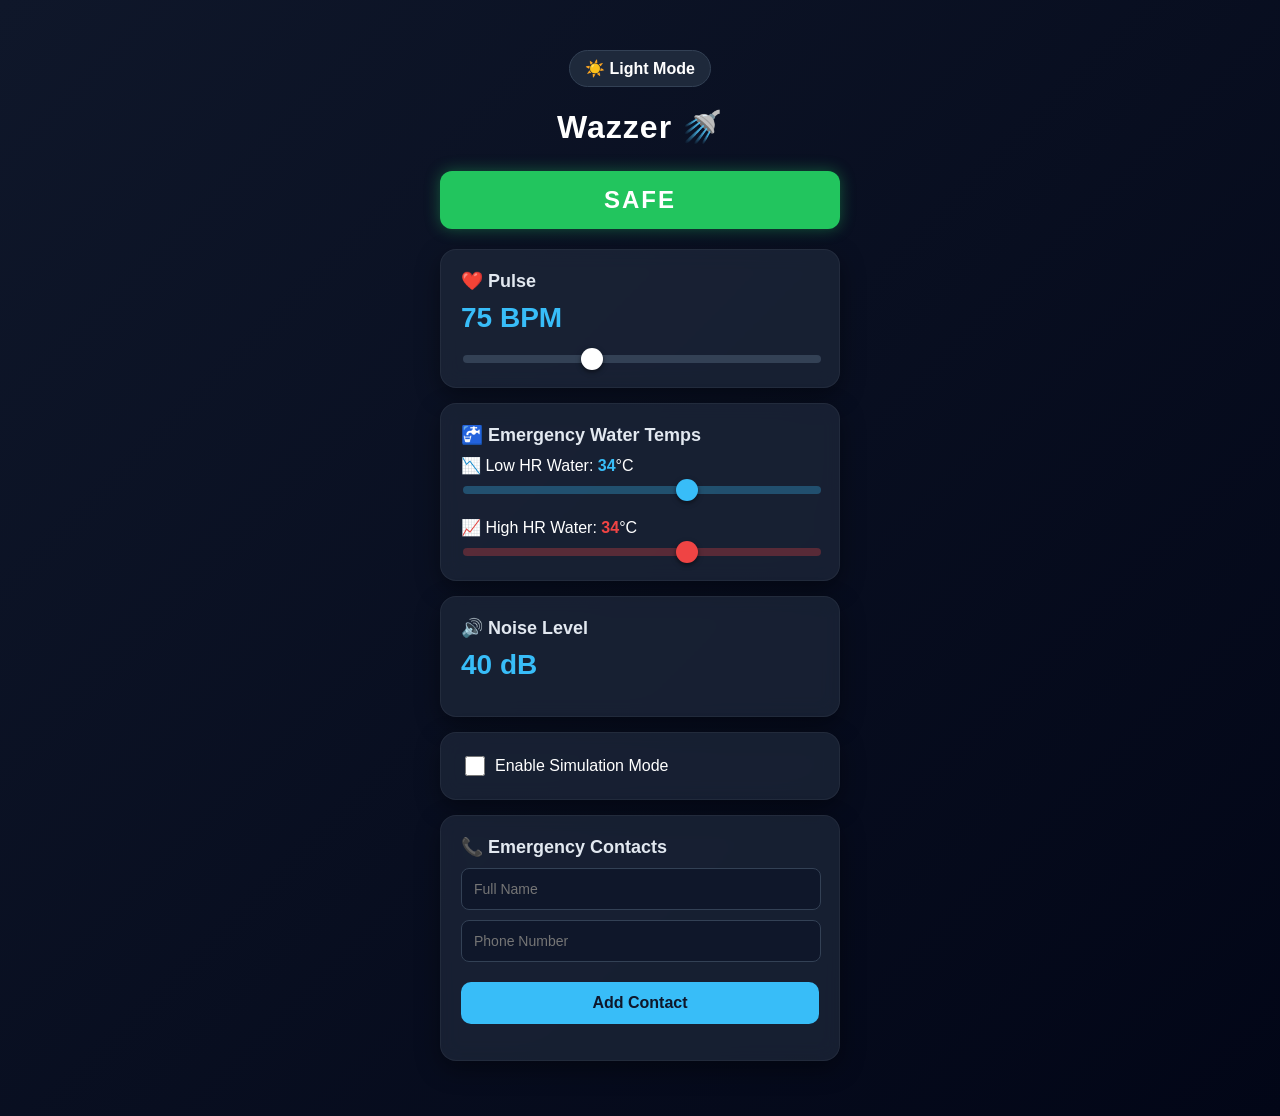
<file: index.html>
<!DOCTYPE html>
<html lang="en">
<head>
  <meta charset="UTF-8">
  <meta name="viewport" content="width=device-width, initial-scale=1.0">
  <title>Wazzer</title>
  <link rel="stylesheet" href="style.css">
</head>
<body>

<div class="app">
  
  <button id="themeToggle" class="theme-btn">☀️ Light Mode</button>

  <h1>Wazzer 🚿</h1>

  <div id="status" class="status safe">SAFE</div>

  <div class="card">
    <h3>❤️ Pulse</h3>
    <div class="value"><span id="pulseValue">75</span> BPM</div>
    <input type="range" min="40" max="140" value="75" id="pulseSlider">
  </div>

  <div class="card">
    <h3>🚰 Emergency Water Temps</h3>
    
    <div class="water-control">
      <div style="margin-bottom: 5px;">📉 Low HR Water: <span id="lowHrValue" style="color: #38bdf8; font-weight: bold;">34</span>°C</div>
      <input type="range" min="15" max="45" value="34" id="lowHrSlider" class="cold-slider">
    </div>

    <div class="water-control" style="margin-top: 20px;">
      <div style="margin-bottom: 5px;">📈 High HR Water: <span id="highHrValue" style="color: #ef4444; font-weight: bold;">34</span>°C</div>
      <input type="range" min="15" max="45" value="34" id="highHrSlider" class="hot-slider">
    </div>
  </div>

  <div class="card">
    <h3>🔊 Noise Level</h3>
    <div class="value"><span id="noiseValue">40</span> dB</div>
  </div>

  <div class="card">
    <label class="simulation-label">
      <input type="checkbox" id="simulateToggle">
      <span>Enable Simulation Mode</span>
    </label>
  </div>

  <div class="card">
    <h3>📞 Emergency Contacts</h3>
    <div class="contact-inputs">
      <input type="text" placeholder="Full Name" id="fullName">
      <input type="tel" placeholder="Phone Number" id="phone">
      <button onclick="addContact()">Add Contact</button>
    </div>
    <ul id="contactList"></ul>
  </div>

</div>

<script src="script.js"></script>
</body>
</html>
</file>
<file: style.css>
body {
  font-family: 'Segoe UI', Tahoma, Geneva, Verdana, sans-serif;
  background: linear-gradient(135deg, #0f172a, #020617);
  color: white;
  margin: 0;
  padding: 20px 0;
  display: flex;
  justify-content: center;
}


.app {
  width: 100%;
  max-width: 400px;
  padding: 20px;
}

h1 {
  text-align: center;
  margin-bottom: 25px;
  font-size: 32px;
  letter-spacing: 1px;
}


.card {
  background: rgba(30, 41, 59, 0.7);
  backdrop-filter: blur(10px);
  padding: 20px;
  margin: 15px 0;
  border-radius: 16px;
  box-shadow: 0 8px 25px rgba(0, 0, 0, 0.4);
  border: 1px solid rgba(255, 255, 255, 0.05);
  transition: transform 0.3s ease;
}

.card:hover {
  transform: translateY(-2px);
}

.card h3 {
  margin-top: 0;
  margin-bottom: 10px;
  font-size: 18px;
  color: #e2e8f0;
}


.status {
  text-align: center;
  font-size: 24px;
  font-weight: bold;
  padding: 15px;
  border-radius: 12px;
  margin-bottom: 20px;
  letter-spacing: 2px;
  transition: background-color 0.4s ease, box-shadow 0.4s ease;
}

.safe {
  background: #22c55e;
  box-shadow: 0 0 15px rgba(34, 197, 94, 0.4);
}

.danger {
  background: #ef4444;
  box-shadow: 0 0 20px rgba(239, 68, 68, 0.6);
  animation: pulse-danger 1s infinite alternate;
}

@keyframes pulse-danger {
  from { box-shadow: 0 0 10px rgba(239, 68, 68, 0.5); }
  to { box-shadow: 0 0 25px rgba(239, 68, 68, 0.9); }
}


.value {
  font-size: 28px;
  font-weight: bold;
  margin-bottom: 15px;
  color: #38bdf8;
}


input[type="range"] {
  width: 100%;
  height: 8px;
  border-radius: 10px;
  background: #334155;
  appearance: none;
  outline: none;
  transition: background 0.3s;
}

input[type="range"]::-webkit-slider-thumb {
  appearance: none;
  width: 22px;
  height: 22px;
  background: #ffffff;
  border-radius: 50%;
  cursor: pointer;
  box-shadow: 0 2px 5px rgba(0,0,0,0.5);
  transition: transform 0.2s;
}

input[type="range"]::-webkit-slider-thumb:hover {
  transform: scale(1.2);
}


button {
  width: 100%;
  margin-top: 10px;
  padding: 12px;
  border: none;
  border-radius: 10px;
  background: #38bdf8;
  color: #0f172a;
  font-size: 16px;
  font-weight: bold;
  cursor: pointer;
  transition: all 0.2s ease;
}

button:hover {
  background: #0ea5e9;
  transform: scale(1.02);
}


.sos {
  background: #ef4444;
  color: white;
  font-size: 18px;
  padding: 15px;
}

.sos:hover {
  background: #dc2626;
}


.contact-inputs input {
  width: calc(100% - 24px);
  padding: 12px;
  margin-bottom: 10px;
  border-radius: 8px;
  border: 1px solid #334155;
  background: #0f172a;
  color: white;
  font-size: 14px;
}

.contact-inputs input:focus {
  outline: none;
  border-color: #38bdf8;
}

ul {
  list-style: none;
  padding: 0;
  margin-top: 15px;
}

li {
  background: rgba(15, 23, 42, 0.6);
  margin-top: 10px;
  padding: 15px;
  border-radius: 10px;
  border-left: 4px solid #38bdf8;
}

li button {
  width: 48%;
  display: inline-block;
  margin-top: 10px;
  padding: 8px;
  font-size: 14px;
}


.simulation-label {
  display: flex;
  align-items: center;
  cursor: pointer;
  font-size: 16px;
}

.simulation-label input {
  width: 20px;
  height: 20px;
  margin-right: 10px;
  cursor: pointer;
}

.theme-btn {
  background: #1e293b;
  color: white;
  width: auto;
  padding: 8px 15px;
  border-radius: 20px;
  margin-bottom: 20px;
  display: block;
  margin-left: auto;
  margin-right: auto;
  border: 1px solid #334155;
}


body.light-theme {
  background: linear-gradient(135deg, #f8fafc, #e2e8f0);
  color: #0f172a;
}

body.light-theme .card {
  background: rgba(255, 255, 255, 0.85);
  box-shadow: 0 8px 25px rgba(0, 0, 0, 0.08);
  border: 1px solid rgba(0, 0, 0, 0.1);
}

body.light-theme .card h3 {
  color: #334155;
}

body.light-theme .theme-btn {
  background: #ffffff;
  color: #0f172a;
  border: 1px solid #cbd5e1;
  box-shadow: 0 4px 10px rgba(0,0,0,0.1);
}

body.light-theme .contact-inputs input {
  background: #f1f5f9;
  color: #0f172a;
  border: 1px solid #cbd5e1;
}

body.light-theme li {
  background: rgba(241, 245, 249, 0.8);
  border-left: 4px solid #0ea5e9;
}
.water-control {
  font-size: 16px;
}

.cold-slider::-webkit-slider-thumb {
  background: #38bdf8 !important; 
}
.cold-slider {
  background: rgba(56, 189, 248, 0.3) !important;
}

.hot-slider::-webkit-slider-thumb {
  background: #ef4444 !important; 
}
.hot-slider {
  background: rgba(239, 68, 68, 0.3) !important;
}
</file>
